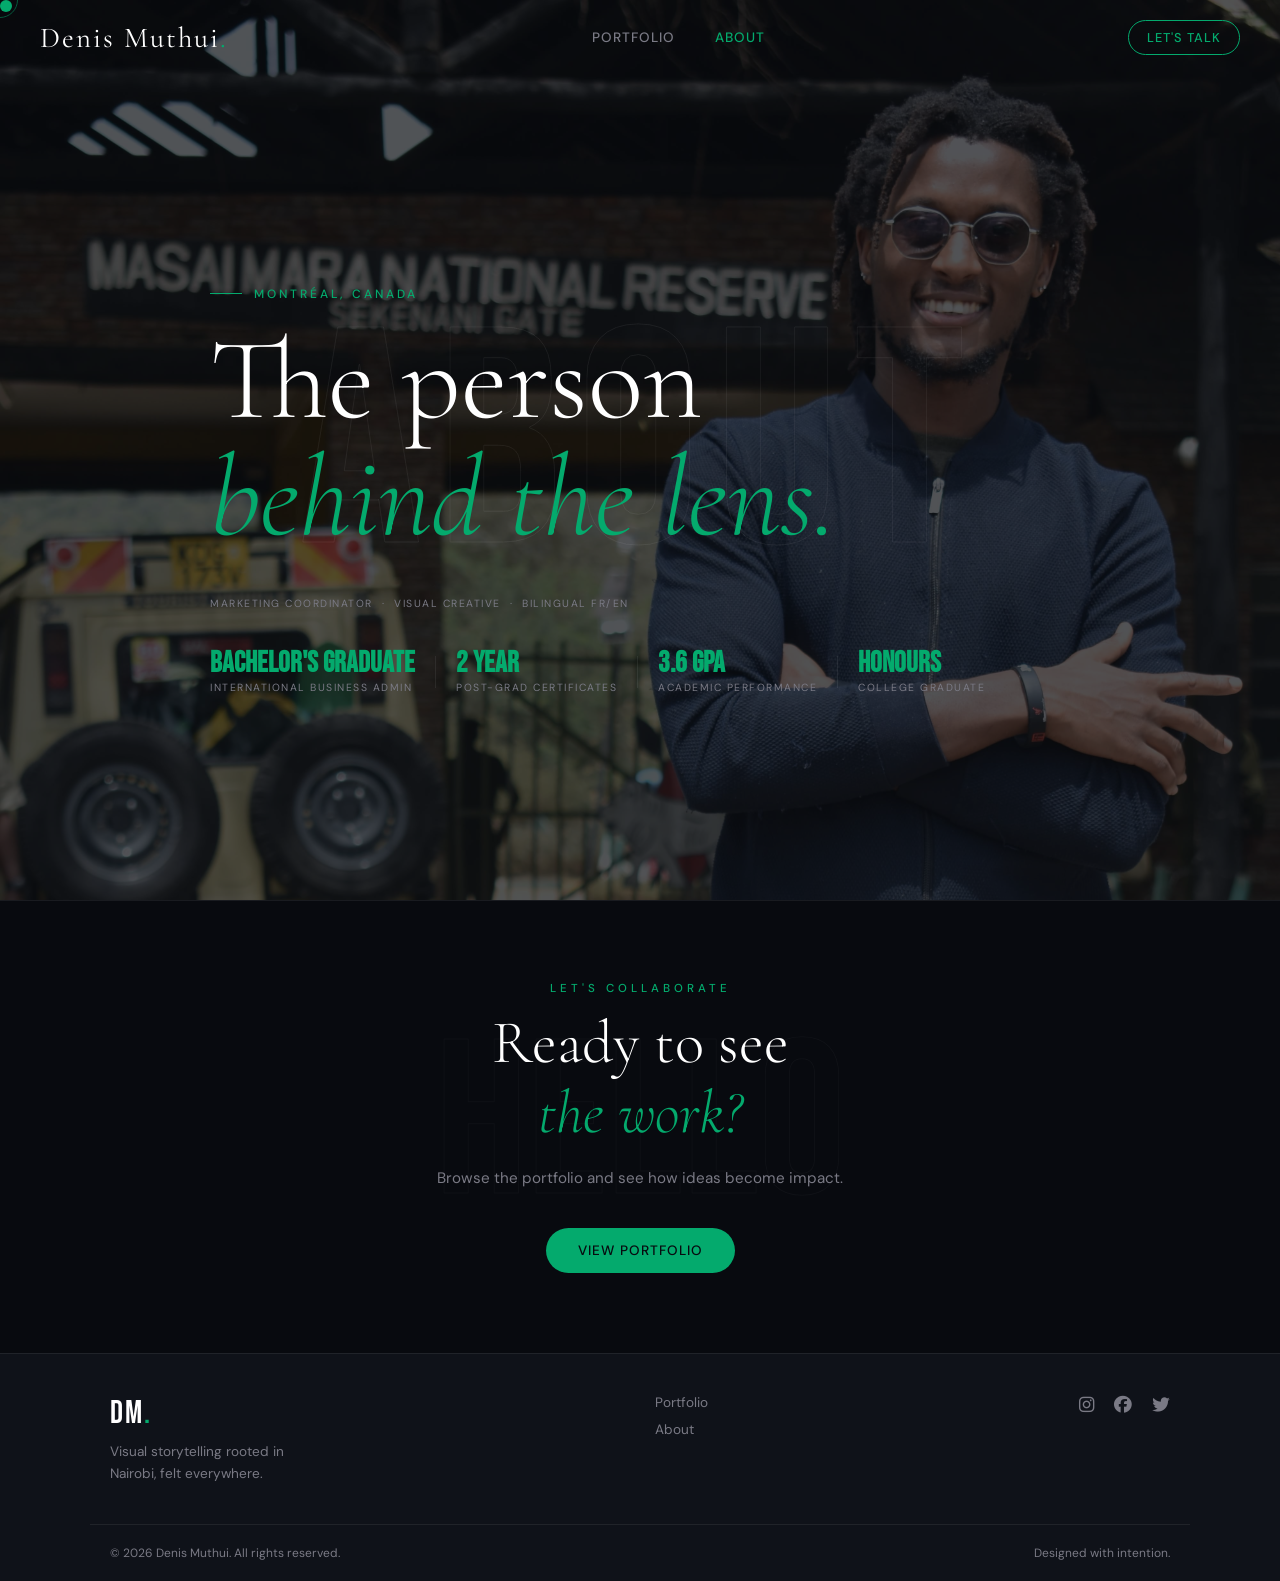
<file: about.html>
<!DOCTYPE html>
<html lang="en">
<head>
    <meta charset="UTF-8">
    <meta name="viewport" content="width=device-width, initial-scale=1.0">
    <link rel="stylesheet" href="landing.css">
    <link rel="stylesheet" href="about.css">
    <script src="main.js" defer></script>
    <link rel="stylesheet" href="https://cdnjs.cloudflare.com/ajax/libs/font-awesome/6.5.0/css/all.min.css" crossorigin="anonymous"/>
    <link href="https://fonts.googleapis.com/css2?family=Cormorant+Garamond:ital,wght@0,300;0,600;1,300;1,400&family=DM+Sans:opsz,wght@9..40,300;9..40,400;9..40,500&family=Bebas+Neue&display=swap" rel="stylesheet">
    <title>About — Denis Muthui</title>
</head>
<body>

<!-- CUSTOM CURSOR -->
<div class="cursor" id="cursor"></div>
<div class="cursor-follower" id="cursorFollower"></div>

<!-- NAV -->
<header class="lc-nav scrolled" id="home">
    <a href="#" class="lc-nav__logo">Denis Muthui<span>.</span></a>
    <nav class="lc-nav__links" id="myTopnav">
        <a href="index.html">Portfolio</a>
        <a href="about.html" class="lc-nav__active">About</a>
    </nav>
    <a href="#" class="lc-nav__cta">Let's Talk</a>
    <button class="lc-hamburger" id="hamburger" aria-label="Toggle navigation" onclick="myFunction()">
        <span></span>
        <span></span>
        <span></span>
    </button>
</header>

<!-- ===== PAGE HERO ===== -->
<section class="about-hero">

    <!-- HERO BACKGROUND SLIDER -->
    <div class="hero-slider" id="heroSlider" aria-hidden="true">
        <div class="hero-slide active" style="background-image: url('imgs/DSC_5510.JPG'); background-position: top;"></div>
        <div class="hero-slide" style="background-image: url('imgs/branding-01-thumb-01.jpg')"></div>
        <div class="hero-slide" style="background-image: url('imgs/BANNERS-01.jpg')"></div>
        <div class="hero-slide" style="background-image: url('imgs/DenisMuthui.JPEG')"></div>
        <div class="hero-slide" style="background-image: url('imgs/JF-6\ N\ 2.jpg'); background-position: top;"></div>
    </div>
    <!-- END HERO BACKGROUND SLIDER -->

    <div class="about-hero__bg-text" aria-hidden="true">ABOUT</div>
    <div class="about-hero__bg-text" aria-hidden="true">ABOUT</div>
    <div class="page-container about-hero__content">
        <div class="hero__eyebrow reveal-up" style="--d:0ms">
            <span class="hero__eyebrow-line"></span> Montréal, Canada 
        </div>
        <h1 class="about-hero__title reveal-up" style="--d:140ms">
            The person<br><em>behind the lens.</em>
        </h1>
        <p class="about-hero__sub reveal-up" style="--d:280ms">
            <div class="about-hero__stat">
            <span>Marketing Coordinator &nbsp;·&nbsp; Visual Creative &nbsp;·&nbsp; Bilingual FR/EN</span>
            </div>
        </p>
        <div class="about-hero__meta reveal-up" style="--d:300ms">
            <div class="about-hero__stat"><strong>Bachelor's Graduate</strong><span>International Business Admin</span></div>
            <div class="about-hero__divider"></div>
            <div class="about-hero__stat"><strong>2 YEAR</strong><span>Post-grad Certificates</span></div>
            <div class="about-hero__divider"></div>
            <div class="about-hero__stat"><strong>3.6 GPA</strong><span>Academic Performance</span></div>
            <div class="about-hero__divider"></div>
            <div class="about-hero__stat"><strong>honours</strong><span>College Graduate</span></div>
        </div>
    </div>
</section>

<!-- ===== CTA ===== -->
<section class="cta-band" id="contact">
    <div class="cta-band__bg" aria-hidden="true">HELLO</div>
    <div class="page-container cta-band__inner">
        <p class="section-tag section-tag--light">Let's collaborate</p>
        <h2 class="cta-band__title">Ready to see<br><em>the work?</em></h2>
        <p class="cta-band__sub">Browse the portfolio and see how ideas become impact.</p>
        <a href="index.html" class="btn-primary btn-primary--light">View Portfolio</a>
    </div>
</section>

<!-- FOOTER -->
<footer class="lc-footer">
    <div class="page-container lc-footer__top">
        <div class="lc-footer__brand">
            <span class="lc-footer__logo">DM<span>.</span></span>
            <p>Visual storytelling rooted in<br>Nairobi, felt everywhere.</p>
        </div>
        <nav class="lc-footer__nav">
            <a href="portfolio.html">Portfolio</a>
            <a href="about.html">About</a>
        </nav>
        <div class="lc-footer__social">
            <a href="https://www.instagram.com/tyler_denis_muthui/" aria-label="Instagram"><i class="fa-brands fa-instagram"></i></a>
            <a href="https://www.facebook.com/" aria-label="Facebook"><i class="fa-brands fa-facebook"></i></a>
            <a href="https://www.twitter.com/" aria-label="Twitter"><i class="fa-brands fa-twitter"></i></a>
        </div>
    </div>
    <div class="lc-footer__bottom page-container">
        <p>&copy; 2026 Denis Muthui. All rights reserved.</p>
        <p>Designed with intention.</p>
    </div>
</footer>

<a id="backToTop" href="#home" class="back-to-top" aria-label="Back to top">
    <i class="fa fa-arrow-up"></i>
</a>

<script>
/* HERO BACKGROUND SLIDER */
(function() {
    const slider = document.getElementById('heroSlider');
    if (!slider) return;
    const slides = slider.querySelectorAll('.hero-slide');
    if (!slides.length) return;
    let current = 0, timer = null;
    const dotsWrap = document.createElement('div');
    dotsWrap.className = 'hero-slider-dots';
    slides.forEach((_, i) => {
        const dot = document.createElement('button');
        dot.className = 'hero-slider-dot' + (i === 0 ? ' active' : '');
        dot.setAttribute('aria-label', 'Slide ' + (i + 1));
        dot.addEventListener('click', () => goTo(i));
        dotsWrap.appendChild(dot);
    });
    slider.appendChild(dotsWrap);
    function updateDots() {
        dotsWrap.querySelectorAll('.hero-slider-dot').forEach((d, i) => {
            d.classList.toggle('active', i === current);
        });
    }
    function goTo(index) {
        slides[current].classList.remove('active');
        current = (index + slides.length) % slides.length;
        slides[current].classList.add('active');
        updateDots();
    }
    function startTimer() { timer = setInterval(() => goTo(current + 1), 5000); }
    function stopTimer()  { clearInterval(timer); }
    startTimer();
    const heroSection = slider.closest('section');
    if (heroSection) {
        // heroSection.addEventListener('mouseenter', stopTimer);
        // heroSection.addEventListener('mouseleave', startTimer);
    }
})();
/* END HERO BACKGROUND SLIDER */
/* ── Custom Cursor ── */
const $curA = document.getElementById('cursor');
const $folA = document.getElementById('cursorFollower');
let mxA=0,myA=0,fxA=0,fyA=0;
document.addEventListener('mousemove', e=>{
    mxA=e.clientX; myA=e.clientY;
    $curA.style.transform=`translate(${mxA-6}px,${myA-6}px)`;
});
(function tickA(){
    fxA+=(mxA-fxA)*0.1; fyA+=(myA-fyA)*0.1;
    $folA.style.transform=`translate(${fxA-18}px,${fyA-18}px)`;
    requestAnimationFrame(tickA);
})();
document.querySelectorAll('a,button,.comp-card,.timeline__item,.journey-disc').forEach(el=>{
    el.addEventListener('mouseenter',()=>{ $curA.classList.add('hov'); $folA.classList.add('hov'); });
    el.addEventListener('mouseleave',()=>{ $curA.classList.remove('hov'); $folA.classList.remove('hov'); });
});

/* ── Nav hamburger ── */
function myFunction(){
    const nav    = document.getElementById('myTopnav');
    const burger = document.getElementById('hamburger');
    if(nav)    nav.classList.toggle('responsive');
    if(burger) burger.classList.toggle('open');
    document.querySelectorAll('#myTopnav a').forEach(a=>{
        a.onclick = ()=>{
            nav.classList.remove('responsive');
            if(burger) burger.classList.remove('open');
        };
    });
}

/* ── Nav scroll style ── */
window.addEventListener('scroll',()=>{
    const nav = document.querySelector('.lc-nav');
    if(nav) nav.classList.toggle('scrolled', window.scrollY > 60);
    const bttA = document.getElementById('backToTop');
    if(bttA) bttA.style.display = window.scrollY > 300 ? 'flex' : 'none';
});

/* ── Scroll Reveal ── */
const obsA = new IntersectionObserver(entries=>{
    entries.forEach(e=>{ if(e.isIntersecting){ e.target.classList.add('visible'); obsA.unobserve(e.target); }});
},{ threshold: 0.1, rootMargin: '0px 0px -10px 0px' });
document.querySelectorAll('.reveal-up,.comp-card,.timeline__item,.journey-milestone,.journey-disc,.journey-yt-cta').forEach(el=>obsA.observe(el));
</script>
</body>
</html>
</file>
<file: landing.css>
/* ============================================================
   LANDING.CSS  —  Denis Muthui Visual Creative
   Editorial dark-luxury aesthetic · Mobile-first
   ============================================================ */

/* ── RESET & ROOT ─────────────────────────────────────────── */
*, *::before, *::after { margin:0; padding:0; box-sizing:border-box; }

:root {
    --bg:          #080a0f;
    --bg-2:        #0f1219;
    --bg-card:     #13161f;
    --accent:      #04AA6D;
    --accent-dark: #038a57;
    --accent-glow: rgba(4,170,109,0.18);
    --text:        #e8e2d5;
    --text-muted:  #7a7a85;
    --text-light:  #ffffff;
    --border:      rgba(255,255,255,0.07);

    --font-display: 'Bebas Neue', sans-serif;
    --font-serif:   'Cormorant Garamond', Georgia, serif;
    --font-body:    'DM Sans', sans-serif;

    --max-w: 1100px;
    --sp-xs: 0.4rem;
    --sp-sm: 0.75rem;
    --sp-md: 1.25rem;
    --sp-lg: 2.5rem;
    --sp-xl: 5rem;

    --rad-sm: 6px;
    --rad-md: 14px;
    --ease:   cubic-bezier(0.16,1,0.3,1);
}

html { font-size:16px; scroll-behavior:smooth; }

body {
    font-family: var(--font-body);
    background-color: var(--bg);
    color: var(--text);
    overflow-x: hidden;
    cursor: none;
}

img { display:block; max-width:100%; height:auto; }
a   { text-decoration:none; color:inherit; }

.page-container {
    width:100%;
    max-width: var(--max-w);
    margin: 0 auto;
    padding: 0 var(--sp-md);
}

.section { padding: var(--sp-xl) 0; }


/* ── CUSTOM CURSOR (desktop only) ────────────────────────── */
.cursor, .cursor-follower { display:none; }

@media (pointer:fine) {
    .cursor {
        display:block;
        position:fixed; top:0; left:0; z-index:9999;
        width:12px; height:12px;
        background: var(--accent);
        border-radius:50%;
        pointer-events:none;
        transition: width .15s var(--ease), height .15s var(--ease), background .15s;
        will-change: transform;
    }
    .cursor-follower {
        display:block;
        position:fixed; top:0; left:0; z-index:9998;
        width:36px; height:36px;
        border:1.5px solid var(--accent);
        border-radius:50%;
        pointer-events:none;
        opacity:0.5;
        will-change: transform;
        transition: opacity .2s, width .2s var(--ease), height .2s var(--ease);
    }
    .cursor.hov { width:8px; height:8px; background:var(--text-light); }
    .cursor-follower.hov { width:54px; height:54px; opacity:0.2; }
}


/* ── NAVIGATION ───────────────────────────────────────────── */
.lc-nav {
    position: fixed; top:0; left:0; right:0; z-index:300;
    display: flex; align-items:center; justify-content:space-between;
    padding: 18px var(--sp-md);
    transition: background .3s, backdrop-filter .3s, padding .3s;
}
.lc-nav.scrolled {
    background: rgba(8,10,15,0.92);
    /* backdrop-filter: blur(16px); */
    padding: 12px var(--sp-md);
    border-bottom: 1px solid var(--border);
}

.lc-nav__logo {
    font-family: var(--font-serif);
    font-size: 1.8rem;
    color: var(--text-light);
    letter-spacing: 2px;
    z-index: 400;
    position: relative;
}
.lc-nav__logo span { color: var(--accent); }

/* ── HAMBURGER BUTTON — always visible on mobile ── */
.lc-hamburger {
    display: flex;
    flex-direction: column;
    justify-content: center;
    gap: 5px;
    width: 36px;
    height: 36px;
    background: none;
    border: none;
    cursor: pointer;
    z-index: 400;
    position: relative;
    padding: 4px;
}
.lc-hamburger span {
    display: block;
    width: 100%;
    height: 1.5px;
    background: var(--text-light);
    border-radius: 2px;
    transition: transform .35s var(--ease), opacity .35s, width .35s;
    transform-origin: center;
}
/* Animated X state */
.lc-hamburger.open span:nth-child(1) { transform: translateY(6.5px) rotate(45deg); }
.lc-hamburger.open span:nth-child(2) { opacity: 0; width: 0; }
.lc-hamburger.open span:nth-child(3) { transform: translateY(-6.5px) rotate(-45deg); }

/* ── NAV LINKS — mobile: hidden fullscreen overlay ── */
.lc-nav__links {
    display: none;                   /* hidden by default on mobile */
    position: fixed;
    inset: 0;
    background: rgba(8, 10, 15, 0.97);
    backdrop-filter: blur(24px);
    flex-direction: column;
    align-items: flex-start;
    justify-content: center;
    padding: 0 var(--sp-lg);
    gap: var(--sp-md);
    z-index: 350;
}
.lc-nav__links.responsive {
    display: flex;                   /* shown when JS adds .responsive */
}
/* Hide the old <a class="icon"> approach — hamburger is now its own button */
.lc-nav__links .icon { display: none !important; }

/* Mobile link style — big editorial serif */
.lc-nav__links a {
    font-family: var(--font-serif);
    font-size: clamp(2.2rem, 8vw, 3.5rem);
    font-weight: 300;
    color: var(--text-light);
    letter-spacing: 1px;
    transition: color .2s, transform .2s;
    display: block;
    line-height: 1.1;
}
.lc-nav__links a:hover { color: var(--accent); transform: translateX(8px); }
.lc-nav__links .lc-nav__active { color: var(--accent); }

/* ── Let's Talk CTA ── */
.lc-nav__cta {
    display: none;                   /* hidden on mobile, shown on desktop */
    font-family: var(--font-body);
    font-size: 0.8rem;
    font-weight: 500;
    letter-spacing: 1px;
    text-transform: uppercase;
    color: var(--accent);
    border: 1px solid var(--accent);
    padding: 8px 18px;
    border-radius: 100px;
    transition: background .2s, color .2s;
    z-index: 400;
    position: relative;
}
.lc-nav__cta:hover { background: var(--accent); color: #fff; }

/* ── DESKTOP (768px+) — show links inline, hide hamburger ── */
@media (min-width: 768px) {
    .lc-nav { padding: 20px var(--sp-lg); }
    .lc-nav.scrolled { padding: 12px var(--sp-lg); }

    .lc-hamburger { display: none; }   /* no hamburger on desktop */

    .lc-nav__links {
        display: flex !important;      /* always visible */
        position: static;
        inset: auto;
        background: none;
        backdrop-filter: none;
        flex-direction: row;
        align-items: center;
        justify-content: flex-end;
        padding: 0;
        gap: var(--sp-lg);
        z-index: auto;
    }
    .lc-nav__links a {
        font-family: var(--font-body);
        font-size: 0.85rem;
        font-weight: 500;
        color: var(--text-muted);
        letter-spacing: 1px;
        text-transform: uppercase;
        line-height: normal;
        transform: none !important;
    }
    .lc-nav__links a:hover { color: var(--text-light); transform: none !important; }

    .lc-nav__cta { display: block; }   /* show CTA on desktop */
}


/* ── HERO ─────────────────────────────────────────────────── */
.hero {
    min-height: 100svh;
    display: flex; align-items: center;
    position: relative;
    overflow: hidden;
    background: var(--bg);
    padding: 120px var(--sp-md) var(--sp-xl);
}

/* giant bg watermark */
.hero__bg-text {
    position: absolute;
    font-family: var(--font-display);
    font-size: clamp(120px, 22vw, 300px);
    color: transparent;
    -webkit-text-stroke: 1px rgba(255,255,255,0.035);
    top: 50%; left: 50%;
    transform: translate(-50%,-50%);
    white-space: nowrap;
    pointer-events: none;
    user-select: none;
    letter-spacing: 0.05em;
}

.hero__content {
    position: relative; z-index:1;
    max-width: 820px;
}

.hero__eyebrow {
    display: flex; align-items:center; gap: 12px;
    font-family: var(--font-body);
    font-size: 0.75rem;
    font-weight: 500;
    letter-spacing: 3px;
    text-transform: uppercase;
    color: var(--accent);
    margin-bottom: var(--sp-md);
}
.hero__eyebrow-line {
    display: inline-block;
    width: 32px; height:1px;
    background: var(--accent);
}

.hero__title {
    font-family: var(--font-serif);
    font-weight: 300;
    font-size: clamp(3rem, 9vw, 7rem);
    line-height: 1.05;
    color: var(--text-light);
    margin-bottom: var(--sp-md);
    display: flex; flex-direction:column;
}
.hero__title--italic { font-style:italic; color: var(--accent); }

.hero__sub {
    font-family: var(--font-body);
    font-size: clamp(0.85rem, 2vw, 1rem);
    color: var(--text-muted);
    letter-spacing: 2px;
    text-transform: uppercase;
    margin-bottom: var(--sp-lg);
}

.hero__actions { display:flex; gap: var(--sp-md); flex-wrap:wrap; }

/* scroll hint */
.hero__scroll-hint {
    position: absolute;
    bottom: 32px; left: var(--sp-md);
    display: flex; flex-direction:column; align-items:center; gap:8px;
    font-family: var(--font-body);
    font-size: 0.65rem;
    letter-spacing: 3px;
    text-transform: uppercase;
    color: var(--text-muted);
}
.hero__scroll-line {
    width:1px; height:48px;
    background: linear-gradient(to bottom, var(--text-muted), transparent);
    animation: scrollPulse 2s infinite;
}
@keyframes scrollPulse { 0%,100%{opacity:.4;} 50%{opacity:1;} }

/* floating pills */
.hero__pill {
    position: absolute;
    font-family: var(--font-body);
    font-size: 0.8rem;
    color: var(--text);
    background: var(--bg-card);
    border: 1px solid var(--border);
    padding: 10px 18px;
    border-radius: 100px;
    backdrop-filter: blur(8px);
}
.hero__pill strong { color: var(--accent); font-size: 1rem; margin-right:4px; }
.hero__pill--1 { bottom: 80px; right: 5%; }
.hero__pill--2 { bottom: 130px; right: 12%; }

@media (min-width:768px) {
    .hero__pill--1 { bottom: auto; top: 38%; right: 5%; }
    .hero__pill--2 { bottom: auto; top: 48%; right: 5%; }
}


/* ── BUTTONS ──────────────────────────────────────────────── */
.btn-primary {
    display: inline-block;
    background: var(--accent);
    color: #fff;
    font-family: var(--font-body);
    font-size: 0.85rem;
    font-weight: 500;
    letter-spacing: 1px;
    text-transform: uppercase;
    padding: 14px 32px;
    border-radius: 100px;
    border: none;
    cursor: pointer;
    transition: background .2s, transform .2s var(--ease), box-shadow .2s;
}
.btn-primary:hover {
    background: var(--accent-dark);
    transform: translateY(-2px);
    box-shadow: 0 12px 32px var(--accent-glow);
}
.btn-primary--light {
    background: var(--accent);
    color: var(--bg);
}
.btn-primary--light:hover { background: #e0e0e0; box-shadow: 0 12px 32px rgba(255,255,255,0.15); }

.btn-ghost {
    display: inline-block;
    font-family: var(--font-body);
    font-size: 0.85rem;
    font-weight: 500;
    color: var(--text-muted);
    padding: 14px 0;
    transition: color .2s;
}
.btn-ghost:hover { color: var(--text-light); }


/* Scroll reveal — hidden by default */
.reveal-up {
    opacity: 0;
    transform: translateY(28px);
    transition: opacity 0.7s var(--ease), transform 0.7s var(--ease);
    transition-delay: var(--d, 0ms);
}
.reveal-up.visible {
    opacity: 1;
    transform: none;
}

/* Hero elements are in viewport on load — force them visible immediately */
.hero .reveal-up,
.about-hero .reveal-up,
.port-hero .reveal-up {
    animation: heroReveal 0.7s var(--ease) forwards;
    animation-delay: var(--d, 0ms);
}

@keyframes heroReveal {
    from { opacity: 0; transform: translateY(28px); }
    to   { opacity: 1; transform: none; }
}

/* ── MARQUEE ──────────────────────────────────────────────── */
.marquee-strip {
    overflow: hidden;
    background: var(--accent);
    padding: 14px 0;
    white-space: nowrap;
}
.marquee-track {
    display: inline-flex; gap: 28px;
    animation: marquee 28s linear infinite;
}
.marquee-track span {
    font-family: var(--font-display);
    font-size: 1rem;
    letter-spacing: 2px;
    color: #fff;
}
.marquee-sep { color: rgba(255,255,255,0.5) !important; }
@keyframes marquee { from{transform:translateX(0)} to{transform:translateX(-50%)} }


/* ── SECTION HEADER ──────────────────────────────────────── */
.section-head {
    margin-bottom: var(--sp-lg);
}
.section-tag {
    font-family: var(--font-body);
    font-size: 0.72rem;
    font-weight: 500;
    letter-spacing: 4px;
    text-transform: uppercase;
    color: var(--accent);
    margin-bottom: var(--sp-sm);
}
.section-tag--light { color: var(--accent); }
.section-display {
    font-family: var(--font-serif);
    font-weight: 300;
    font-size: clamp(2.2rem, 5vw, 3.8rem);
    line-height: 1.1;
    color: var(--text-light);
}
.section-display em { font-style:italic; color: var(--accent); }


/* ── BENTO GRID ───────────────────────────────────────────── */
.bento {
    display: grid;
    grid-template-columns: 1fr;
    gap: 12px;
    align-items: end;
}

@media (min-width:600px) {
    .bento { grid-template-columns: repeat(2, 1fr); }
          .bento__card--wide { grid-column: span 2; }
}

@media (min-width:900px) {
    .bento { grid-template-columns: repeat(3, 1fr); }
    .bento__card--wide { grid-column: span 2; }
}

.bento__card {
    position: relative;
    border-radius: var(--rad-md);
    overflow: hidden;
    aspect-ratio: 4/3;
    background: var(--bg-card);
    cursor: none;
}
.bento__card--tall { aspect-ratio: 3/4; }
.bento__card img {
    width:100%; height:100%;
    object-fit: cover;
    transition: transform 0.7s var(--ease);
    display: block;
}
.bento__card:hover img { transform: scale(1.06); }

.bento__overlay {
    position: absolute; inset:0;
    background: linear-gradient(to top, rgba(0,0,0,0.85) 0%, rgba(0,0,0,0.1) 60%, transparent 100%);
    padding: var(--sp-md);
    display: flex; flex-direction:column; justify-content:flex-end;
    gap: 6px;
    transition: background .3s;
}
.bento__card:hover .bento__overlay {
    background: linear-gradient(to top, rgba(0,0,0,0.92) 0%, rgba(0,0,0,0.4) 60%, rgba(0,0,0,0.1) 100%);
}

.bento__cat {
    font-family: var(--font-body);
    font-size: 0.65rem;
    font-weight: 500;
    letter-spacing: 3px;
    text-transform: uppercase;
    color: var(--accent);
}
.bento__overlay h3 {
    font-family: var(--font-serif);
    font-weight: 400;
    font-size: clamp(1.1rem, 2.5vw, 1.5rem);
    color: #fff;
}
.bento__overlay p {
    font-family: var(--font-body);
    font-size: 0.8rem;
    color: rgba(255,255,255,0.65);
    line-height: 1.5;
    max-height: 0;
    overflow: hidden;
    transition: max-height .4s var(--ease), opacity .4s;
    opacity: 0;
}
.bento__card:hover .bento__overlay p { max-height: 60px; opacity:1; }


/* ── PHILOSOPHY ───────────────────────────────────────────── */
.philosophy {
    padding: var(--sp-xl) 0;
    background: var(--bg-2);
    border-top: 1px solid var(--border);
    border-bottom: 1px solid var(--border);
    text-align: center;
}
.philosophy__quote {
    font-family: var(--font-serif);
    font-style: normal;
    font-weight: 300;
    font-size: clamp(1.6rem, 4vw, 3rem);
    color: var(--text-light);
    line-height: 1.4;
    position: relative;
    margin-bottom: var(--sp-md);
}
.philosophy__quote em { color: var(--accent); font-style:italic; }
.philosophy__mark {
    font-family: var(--font-serif);
    font-size: 6rem;
    line-height: 0;
    position: absolute;
    top: 2rem; left: -1rem;
    color: var(--accent);
    opacity: 0.2;
}
.philosophy cite {
    font-family: var(--font-body);
    font-size: 0.8rem;
    letter-spacing: 3px;
    text-transform: uppercase;
    color: var(--text-muted);
}


/* ── SERVICES ─────────────────────────────────────────────── */
.services-section { background: var(--bg); }

.services-list { display:flex; flex-direction:column; }

.service-row {
    display: flex;
    align-items: center;
    gap: var(--sp-md);
    padding: var(--sp-md) 0;
    border-bottom: 1px solid var(--border);
    transition: border-color .2s;
    cursor: default;
}
.service-row:first-child { border-top: 1px solid var(--border); }
.service-row:hover { border-bottom-color: var(--accent); }
.service-row:hover .service-row__num { color: var(--accent); }

.service-row__num {
    font-family: var(--font-display);
    font-size: 1.1rem;
    color: var(--text-muted);
    min-width: 36px;
    transition: color .2s;
}
.service-row__body { flex:1; }
.service-row__body h3 {
    font-family: var(--font-serif);
    font-weight: 600;
    font-size: clamp(1.1rem, 3vw, 1.5rem);
    color: var(--text-light);
    margin-bottom: 4px;
}
.service-row__body p {
    font-size: 0.85rem;
    color: var(--text-muted);
    line-height: 1.6;
}
.service-row__ico {
    font-size: 1.1rem;
    color: var(--text-muted);
    transition: color .2s, transform .2s;
}
.service-row:hover .service-row__ico { color: var(--accent); transform: scale(1.2); }


/* ── STATS BAND ───────────────────────────────────────────── */
.stats-band {
    background: var(--accent);
    padding: var(--sp-lg) 0;
}
.stats-band__grid {
    display: grid;
    grid-template-columns: repeat(2, 1fr);
    gap: var(--sp-md);
    text-align: center;
}
@media (min-width:600px) { .stats-band__grid { grid-template-columns: repeat(4,1fr); } }

.stats-band__item strong {
    display: block;
    font-family: var(--font-display);
    font-size: clamp(2.5rem, 6vw, 4rem);
    color: #fff;
    line-height: 1;
}
.stats-band__item strong em {
    font-style: normal;
    font-size: 0.6em;
    opacity: 0.7;
}
.stats-band__item span {
    font-family: var(--font-body);
    font-size: 0.75rem;
    letter-spacing: 2px;
    text-transform: uppercase;
    color: rgba(255,255,255,0.7);
    margin-top: 6px;
    display:block;
}


/* ── TESTIMONIALS ─────────────────────────────────────────── */
.testimonials-section { background: var(--bg-2); }

.testi-grid {
    display: grid;
    grid-template-columns: 1fr;
    gap: var(--sp-md);
}
@media (min-width:700px) {
    .testi-grid { grid-template-columns: repeat(3, 1fr); }
    .testi-card--featured { transform: translateY(-12px); }
}

.testi-card {
    background: var(--bg-card);
    border-radius: var(--rad-md);
    padding: var(--sp-lg) var(--sp-md);
    border: 1px solid var(--border);
    display: flex; flex-direction:column; gap: var(--sp-md);
    transition: border-color .2s, box-shadow .2s;
}
.testi-card:hover { border-color: var(--accent); box-shadow: 0 8px 32px var(--accent-glow); }
.testi-card--featured { border-color: var(--accent); }

.testi-card__stars { color: var(--accent); font-size: 0.85rem; letter-spacing:3px; }

.testi-card blockquote {
    font-family: var(--font-serif);
    font-size: clamp(0.95rem, 2vw, 1.1rem);
    font-style: italic;
    color: var(--text);
    line-height: 1.7;
    flex:1;
}

.testi-card__author { display:flex; align-items:center; gap: var(--sp-sm); margin-top:auto; }

.testi-card__av {
    width:42px; height:42px;
    border-radius:50%;
    background: var(--accent);
    color:#fff;
    font-family: var(--font-display);
    font-size:0.9rem;
    display:flex; align-items:center; justify-content:center;
    flex-shrink:0;
}
.testi-card__name {
    font-family: var(--font-body);
    font-weight:500;
    font-size:0.9rem;
    color: var(--text-light);
    margin:0;
}
.testi-card__role {
    font-family: var(--font-body);
    font-size:0.75rem;
    color: var(--text-muted);
    margin:0;
}


/* ── CTA BAND ─────────────────────────────────────────────── */
.cta-band {
    position: relative;
    background: var(--bg);
    overflow: hidden;
    padding: var(--sp-xl) 0;
    text-align: center;
    border-top: 1px solid var(--border);
}
.cta-band__bg {
    position:absolute;
    font-family: var(--font-display);
    font-size: clamp(100px, 18vw, 220px);
    color: transparent;
    -webkit-text-stroke: 1px rgba(255,255,255,0.03);
    top:50%; left:50%;
    transform:translate(-50%,-50%);
    white-space:nowrap;
    pointer-events:none;
    user-select:none;
}
.cta-band__inner { position:relative; z-index:1; }
.cta-band__title {
    font-family: var(--font-serif);
    font-weight:300;
    font-size: clamp(2rem, 5vw, 3.8rem);
    color: var(--text-light);
    line-height:1.15;
    margin: var(--sp-sm) 0 var(--sp-md);
}
.cta-band__title em { font-style:italic; color:var(--accent); }
.cta-band__sub {
    font-family: var(--font-body);
    font-size:0.95rem;
    color: var(--text-muted);
    margin-bottom: var(--sp-lg);
}


/* ── FOOTER ───────────────────────────────────────────────── */
.lc-footer {
    background: var(--bg-2);
    border-top: 1px solid var(--border);
    padding: var(--sp-lg) 0 var(--sp-md);
}
.lc-footer__top {
    display: flex;
    flex-direction: column;
    gap: var(--sp-lg);
    padding-bottom: var(--sp-lg);
    border-bottom: 1px solid var(--border);
}
@media (min-width:768px) {
    .lc-footer__top { flex-direction:row; align-items:flex-start; justify-content:space-between; }
}

.lc-footer__logo {
    font-family: var(--font-display);
    font-size:2rem;
    color: var(--text-light);
    letter-spacing:2px;
    display:block; margin-bottom:8px;
}
.lc-footer__logo span { color: var(--accent); }
.lc-footer__brand p {
    font-size:0.85rem;
    color: var(--text-muted);
    line-height:1.6;
}

.lc-footer__nav {
    display:flex; flex-direction:column; gap:10px;
}
.lc-footer__nav a {
    font-size:0.85rem;
    color: var(--text-muted);
    transition: color .2s;
}
.lc-footer__nav a:hover { color: var(--accent); }

.lc-footer__social {
    display:flex; gap: var(--sp-md); align-items:center;
}
.lc-footer__social a {
    font-size:1.1rem;
    color: var(--text-muted);
    transition: color .2s, transform .2s;
}
.lc-footer__social a:hover { color: var(--accent); transform:translateY(-2px); }

.lc-footer__bottom {
    display:flex;
    flex-direction:column;
    gap:6px;
    padding-top: var(--sp-md);
    font-size:0.75rem;
    color: var(--text-muted);
    text-align:center;
}
@media (min-width:600px) {
    .lc-footer__bottom {
        flex-direction:row; justify-content:space-between; text-align:left;
    }
}


/* ── BACK TO TOP ──────────────────────────────────────────── */
.back-to-top {
    position:fixed; bottom:24px; right:24px; z-index:200;
    width:46px; height:46px;
    border-radius:50%;
    background: var(--accent);
    color:#fff;
    display:none;
    align-items:center; justify-content:center;
    font-size:0.9rem;
    box-shadow: 0 4px 20px var(--accent-glow);
    transition: transform .2s var(--ease), background .2s;
}
.back-to-top:hover { transform:translateY(-3px); background: var(--accent-dark); }
</file>
<file: about.css>
/* ============================================================
   ABOUT.CSS  —  extends landing.css
   ============================================================ */

/* ── ACTIVE NAV LINK ──────────────────────────────────────── */
.lc-nav__active {
    color: var(--accent) !important;
}


/* ── ABOUT HERO ───────────────────────────────────────────── */
.about-hero {
    position: relative;
    overflow: hidden;
    background: var(--bg);
    padding: 160px var(--sp-md) var(--sp-xl);
    min-height: 100vh;          /* full viewport height */
    display: flex;
    align-items: center;
}

/* Slider CSS — same as other pages */
.hero-slider {
    position: absolute;
    inset: 0;
    z-index: 0;
    pointer-events: none;
}
.hero-slide {
    position: absolute;
    inset: 0;
    background-size: cover;
    background-position: center;
    background-repeat: no-repeat;
    opacity: 0;
    transition: opacity 1.2s ease-in-out;
}
.hero-slide.active { opacity: 1; }
.hero-slider::after {
    content: '';
    position: absolute;
    inset: 0;
    background: rgba(8, 10, 15, 0.70);   /* slightly darker — more text on this page */
    z-index: 1;
}
/* .hero-slider-dots {
    position: absolute;
    bottom: 24px;
    left: 50%;
    transform: translateX(-50%);
    display: flex;
    gap: 8px;
    z-index: 10;
}
.hero-slider-dot {
    width: 6px; height: 6px;
    border-radius: 50%;
    background: rgba(255,255,255,0.35);
    border: none; cursor: pointer; padding: 0;
    transition: background 0.3s, transform 0.3s;
}
.hero-slider-dot.active {
    background: var(--accent);
    transform: scale(1.4);
} */

/* Push all hero content above slider overlay */
.about-hero__bg-text {
    position: absolute;
    font-family: var(--font-display);
    font-size: clamp(100px, 20vw, 260px);
    color: transparent;
    -webkit-text-stroke: 1px rgba(255,255,255,0.03);
    top: 50%; left: 50%;
    transform: translate(-50%,-50%);
    white-space: nowrap;
    pointer-events: none;
    user-select: none;
    letter-spacing: 0.05em;
    z-index: 2;
}
.about-hero__content {
    position: relative;
    z-index: 2;
    max-width: 800px;
}

/* ── About hero stats ─────────────────────────────────────── */
.about-hero__bg-text {
    position: absolute;
    font-family: var(--font-display);
    font-size: clamp(120px, 24vw, 320px);
    color: transparent;
    -webkit-text-stroke: 1px rgba(255,255,255,0.03);
    top: 50%; left: 50%;
    transform: translate(-50%,-50%);
    white-space: nowrap;
    pointer-events: none;
    user-select: none;
    z-index: 2;
}
.about-hero__content { position: relative; z-index: 2; max-width: 900px; }
.about-hero__title {
    font-family: var(--font-serif);
    font-weight: 300;
    font-size: clamp(3rem, 9vw, 7.5rem);
    line-height: 1.02;
    color: var(--text-light);
    margin: var(--sp-md) 0 var(--sp-lg);
}
.about-hero__title em { font-style: italic; color: var(--accent); }
.about-hero__meta {
    display: flex;
    align-items: center;
    gap: var(--sp-md);       /* tighter than portfolio */
    flex-wrap: wrap;
    margin-top: var(--sp-lg);
}
.about-hero__stat strong {
    display: block;
    font-family: var(--font-display);
    font-size: clamp(1.2rem, 3vw, 1.8rem);   /* much smaller than port- */
    color: var(--accent);
    line-height: 1;
}
.about-hero__stat span {
    font-family: var(--font-body);
    font-size: 0.65rem;
    letter-spacing: 1.5px;
    text-transform: uppercase;
    color: var(--text-muted);
    margin-top: 3px;
    display: block;
}
.about-hero__divider { width: 1px; height: 32px; background: var(--border); }
.about-hero__scroll {
    position: absolute;
    bottom: 32px; left: var(--sp-md);
    display: flex; flex-direction: column; align-items: center; gap: 8px;
    font-family: var(--font-body);
    font-size: 0.65rem; letter-spacing: 3px; text-transform: uppercase;
    color: var(--text-muted);
}


/* ── BIO SECTION ──────────────────────────────────────────── */
.bio-section { background: var(--bg-2); }

.bio-grid {
    display: flex;
    flex-direction: column;
    gap: var(--sp-xl);
}

@media (min-width: 820px) {
    .bio-grid {
        flex-direction: row;
        align-items: flex-start;
        gap: var(--sp-xl);
    }
    .bio-photo-col { flex: 0 0 300px; }
    .bio-text-col  { flex: 1; }
}

/* Photo frame */
.bio-photo-frame {
    position: relative;
    border-radius: var(--rad-md);
    overflow: visible;
}

.bio-photo-frame img {
    width: 100%;
    aspect-ratio: 3/4;
    object-fit: cover;
    border-radius: var(--rad-md);
    display: block;
    border: 1px solid var(--border);
}

.bio-photo-badge {
    position: absolute;
    bottom: -20px;
    right: -16px;
    background: var(--accent);
    color: #fff;
    border-radius: var(--rad-md);
    padding: 14px 18px;
    text-align: center;
    box-shadow: 0 8px 28px rgba(4,170,109,0.35);
}
.bio-photo-badge strong {
    display: block;
    font-family: var(--font-display);
    font-size: 2rem;
    line-height: 1;
}
.bio-photo-badge span {
    font-family: var(--font-body);
    font-size: 0.65rem;
    text-transform: uppercase;
    letter-spacing: 1px;
    opacity: 0.85;
    margin-top: 4px;
    display: block;
}

/* Quick facts */
.bio-facts {
    margin-top: var(--sp-xl);
    display: flex;
    flex-direction: column;
    gap: 14px;
}

.bio-fact {
    display: flex;
    align-items: flex-start;
    gap: 12px;
    font-family: var(--font-body);
    font-size: 0.82rem;
    color: var(--text-muted);
    line-height: 1.5;
}
.bio-fact i {
    color: var(--accent);
    font-size: 0.85rem;
    margin-top: 2px;
    flex-shrink: 0;
    width: 16px;
    text-align: center;
}
.bio-fact a {
    color: var(--text-muted);
    transition: color .2s;
}
.bio-fact a:hover { color: var(--accent); }

/* Bio text */
.bio-heading {
    font-family: var(--font-serif);
    font-weight: 300;
    font-size: clamp(1.8rem, 4vw, 2.8rem);
    line-height: 1.15;
    color: var(--text-light);
    margin: var(--sp-md) 0 var(--sp-lg);
}
.bio-heading em { font-style: italic; color: var(--accent); }

.bio-body {
    font-family: var(--font-body);
    font-size: 0.95rem;
    color: var(--text-muted);
    line-height: 1.85;
    margin-bottom: var(--sp-md);
}

.bio-cta-row {
    display: flex;
    align-items: center;
    gap: var(--sp-md);
    flex-wrap: wrap;
    margin-top: var(--sp-lg);
}
.bio-cta-row .btn-primary { display: inline-flex; align-items: center; gap: 8px; }


/* ── COMPETENCIES ─────────────────────────────────────────── */
.competencies-section { background: var(--bg); }

.comp-grid {
    display: grid;
    grid-template-columns: 1fr;
    gap: 1px;
    border: 1px solid var(--border);
    border-radius: var(--rad-md);
    overflow: hidden;
    background: var(--border);
}

@media (min-width: 600px) {
    .comp-grid { grid-template-columns: repeat(2, 1fr); }
}
@media (min-width: 900px) {
    .comp-grid { grid-template-columns: repeat(4, 1fr); }
}

.comp-card {
    background: var(--bg-card);
    padding: var(--sp-lg) var(--sp-md);
    display: flex;
    flex-direction: column;
    gap: 12px;
    transition: background .25s;
    cursor: default;
}
.comp-card:hover { background: var(--bg-2); }
.comp-card:hover .comp-card__icon { color: var(--accent); transform: scale(1.15); }

.comp-card__icon {
    font-size: 1.4rem;
    color: var(--text-muted);
    transition: color .25s, transform .25s var(--ease);
}

.comp-card h3 {
    font-family: var(--font-serif);
    font-weight: 600;
    font-size: 1.05rem;
    color: var(--text-light);
    line-height: 1.2;
}

.comp-card p {
    font-family: var(--font-body);
    font-size: 0.8rem;
    color: var(--text-muted);
    line-height: 1.65;
}


/* ── TIMELINE ─────────────────────────────────────────────── */
.timeline-section { background: var(--bg-2); }

.timeline {
    position: relative;
    padding-left: 28px;
}

/* vertical line */
.timeline::before {
    content: '';
    position: absolute;
    left: 7px;
    top: 8px;
    bottom: 8px;
    width: 1px;
    background: var(--border);
}

.timeline__item {
    position: relative;
    padding-bottom: var(--sp-xl);
}
.timeline__item:last-child { padding-bottom: 0; }

.timeline__dot {
    position: absolute;
    left: -25px;
    top: 6px;
    width: 14px;
    height: 14px;
    border-radius: 50%;
    border: 2px solid var(--accent);
    background: var(--bg-2);
    transition: background .25s;
}
.timeline__item:hover .timeline__dot { background: var(--accent); }

.timeline__date {
    font-family: var(--font-body);
    font-size: 0.72rem;
    font-weight: 500;
    letter-spacing: 2px;
    text-transform: uppercase;
    color: var(--accent);
    display: block;
    margin-bottom: 8px;
}

.timeline__body h3 {
    font-family: var(--font-serif);
    font-weight: 600;
    font-size: clamp(1.1rem, 2.5vw, 1.4rem);
    color: var(--text-light);
    margin-bottom: 4px;
}

.timeline__company {
    font-family: var(--font-body);
    font-size: 0.78rem;
    color: var(--text-muted);
    margin-bottom: 10px;
    font-style: italic;
}

.timeline__body p:last-child {
    font-family: var(--font-body);
    font-size: 0.88rem;
    color: var(--text-muted);
    line-height: 1.75;
}

@media (min-width: 768px) {
    .timeline { padding-left: 48px; }
    .timeline::before { left: 12px; }
    .timeline__dot { left: -40px; width: 18px; height: 18px; top: 4px; }
}

/* ── JOURNEY SECTION (about page) ────────────────────────── */
/* Pulls in journey-* classes from portfolio.css via landing.css.
   We only need overrides specific to the about page context.   */

.about-journey {
    background: var(--bg);
    border-top: 1px solid var(--border);
    border-bottom: 1px solid var(--border);
}

/* Journey section shared styles — needed here since portfolio.css
   is not loaded on about.html                                    */
.journey-section {
    padding: var(--sp-xl) 0;
}
.journey-inner {
    display: flex;
    flex-direction: column-reverse;
    gap: var(--sp-xl);
}
@media (min-width: 900px) {
    .journey-inner      { flex-direction: row; align-items: flex-start; flex-direction: row-reverse; }
    .journey-text       { flex: 1; }
    .journey-right      { flex: 0 0 46%; }
}
.journey-title {
    font-family: var(--font-serif);
    font-weight: 300;
    font-size: clamp(2rem, 5vw, 3.5rem);
    color: var(--text-light);
    line-height: 1.1;
    margin: var(--sp-md) 0;
}
.journey-title em { font-style: italic; color: var(--accent); }
.journey-body {
    font-family: var(--font-body);
    font-size: 0.92rem;
    color: var(--text-muted);
    line-height: 1.85;
    margin-bottom: var(--sp-md);
}
.journey-body strong { color: var(--accent); font-weight: 500; }

/* Roadmap */
.journey-roadmap {
    margin-top: var(--sp-lg);
    display: flex;
    flex-direction: column;
    position: relative;
    padding-left: 28px;
}
.journey-roadmap::before {
    content: '';
    position: absolute;
    left: 6px; top: 8px; bottom: 8px;
    width: 1px;
    background: linear-gradient(to bottom, var(--accent), var(--border));
}
.journey-milestone {
    position: relative;
    padding-bottom: var(--sp-lg);
    opacity: 0;
    transform: translateY(12px);
    transition: opacity .6s var(--ease), transform .6s var(--ease);
}
.journey-milestone.visible  { opacity: 1; transform: none; }
.journey-milestone:last-child { padding-bottom: 0; }
.journey-milestone__dot {
    position: absolute;
    left: -26px; top: 5px;
    width: 13px; height: 13px;
    border-radius: 50%;
    border: 2px solid var(--border);
    background: var(--bg);
    transition: background .25s, border-color .25s;
}
.journey-milestone--done .journey-milestone__dot   { background: var(--accent); border-color: var(--accent); }
.journey-milestone--active .journey-milestone__dot {
    border-color: var(--accent); background: var(--bg);
    box-shadow: 0 0 0 3px rgba(4,170,109,0.2);
    animation: pulseDot 2s ease-in-out infinite;
}
@keyframes pulseDot {
    0%,100% { box-shadow: 0 0 0 3px rgba(4,170,109,0.2); }
    50%      { box-shadow: 0 0 0 6px rgba(4,170,109,0.08); }
}
.journey-milestone__year {
    font-family: var(--font-body);
    font-size: 0.65rem; letter-spacing: 2px;
    text-transform: uppercase; color: var(--accent);
    display: block; margin-bottom: 4px;
}
.journey-milestone__body h4 {
    font-family: var(--font-serif);
    font-weight: 600; font-size: 1rem;
    color: var(--text-light); margin-bottom: 4px;
}
.journey-milestone__body p {
    font-family: var(--font-body);
    font-size: 0.8rem; color: var(--text-muted); line-height: 1.6;
}

/* Right column */
.journey-right { display: flex; flex-direction: column; gap: var(--sp-lg); }

/* Disciplines grid */
.journey-disc-grid {
    display: grid;
    grid-template-columns: repeat(2, 1fr);
    gap: 8px;
}
@media (min-width: 480px) { .journey-disc-grid { grid-template-columns: repeat(3, 1fr); } }

.journey-disc {
    display: flex; flex-direction: column;
    align-items: center; gap: 8px;
    padding: var(--sp-md) var(--sp-sm);
    background: var(--bg-card);
    border: 1px solid var(--border);
    border-radius: var(--rad-md);
    text-align: center;
    opacity: 0; transform: translateY(12px);
    transition: opacity .5s var(--ease), transform .5s var(--ease), border-color .2s;
}
.journey-disc.visible    { opacity: 1; transform: none; }
.journey-disc:hover      { border-color: var(--accent); transform: translateY(-3px); }
.journey-disc i          { font-size: 1.3rem; color: var(--accent); }
.journey-disc span {
    font-family: var(--font-body);
    font-size: 0.7rem; font-weight: 500;
    color: var(--text-muted); line-height: 1.3;
}

/* YouTube CTA */
.journey-yt-cta {
    background: var(--bg-card);
    border: 1px solid rgba(255,68,68,0.25);
    border-radius: var(--rad-md);
    padding: var(--sp-lg);
    display: flex; flex-direction: column; gap: var(--sp-md);
    opacity: 0; transform: translateY(12px);
    transition: opacity .6s var(--ease), transform .6s var(--ease);
}
.journey-yt-cta.visible { opacity: 1; transform: none; }
.journey-yt-cta:hover   { border-color: rgba(255,68,68,0.5); }
.journey-yt-cta__top    { display: flex; align-items: center; gap: var(--sp-md); }
.journey-yt-cta__icon   { font-size: 2.2rem; color: #ff4444; flex-shrink: 0; }
.journey-yt-cta__label  {
    font-family: var(--font-body);
    font-size: 0.68rem; font-weight: 500;
    letter-spacing: 3px; text-transform: uppercase;
    color: #ff4444; margin-bottom: 3px;
}
.journey-yt-cta__sub {
    font-family: var(--font-body);
    font-size: 0.82rem; color: var(--text-muted);
}
.journey-yt-cta__desc {
    font-family: var(--font-body);
    font-size: 0.82rem; color: var(--text-muted);
    line-height: 1.75;
    padding-bottom: var(--sp-sm);
    border-bottom: 1px solid var(--border);
}
.journey-yt-cta__videos {
    display: grid;
    grid-template-columns: 2fr 1fr 1fr;
    gap: 6px;
    border-radius: var(--rad-sm);
    overflow: hidden;
}
.journey-yt-thumb {
    position: relative; aspect-ratio: 16/10;
    overflow: hidden; background: var(--bg); cursor: pointer;
}
.journey-yt-thumb img {
    width: 100%; height: 100%;
    object-fit: cover; display: block;
    transition: transform .5s var(--ease), opacity .3s;
    opacity: 0.7;
}
.journey-yt-thumb:hover img { transform: scale(1.06); opacity: 1; }
.journey-yt-thumb__play {
    position: absolute; inset: 0;
    display: flex; align-items: center; justify-content: center;
    background: rgba(0,0,0,0.25);
    transition: background .2s;
}
.journey-yt-thumb:hover .journey-yt-thumb__play { background: rgba(255,68,68,0.3); }
.journey-yt-thumb__play i {
    font-size: 1rem; color: #fff; opacity: 0.9;
    transition: transform .2s;
}
.journey-yt-thumb:hover .journey-yt-thumb__play i { transform: scale(1.15); }
.journey-yt-thumb__label {
    position: absolute; bottom: 6px; left: 8px;
    font-family: var(--font-body);
    font-size: 0.58rem; font-weight: 500;
    letter-spacing: 2px; text-transform: uppercase;
    color: #fff; background: #ff4444;
    padding: 3px 8px; border-radius: 100px;
}
.journey-yt-btn {
    display: flex; align-items: center;
    justify-content: center; gap: 10px;
    width: 100%; background: #ff4444; color: #fff;
    font-family: var(--font-body);
    font-size: 0.82rem; font-weight: 500;
    letter-spacing: 1px; text-transform: uppercase;
    text-decoration: none;
    padding: 14px var(--sp-md);
    border-radius: 100px;
    transition: background .2s, transform .2s var(--ease), box-shadow .2s;
}
.journey-yt-btn:hover {
    background: #cc2222;
    transform: translateY(-2px);
    box-shadow: 0 8px 24px rgba(255,68,68,0.3);
}
.journey-yt-btn i:first-child { font-size: 1rem; }
.journey-yt-btn i:last-child  { font-size: 0.7rem; opacity: 0.7; }
/* ── Journey intro video embed ────────────────────────────── */
.journey-video-wrap {
    display: flex;
    flex-direction: column;
    gap: var(--sp-sm);
}
.journey-video-caption {
    font-family: var(--font-body);
    font-size: 0.82rem;
    color: var(--text-muted);
    line-height: 1.6;
    margin-bottom: var(--sp-sm);
}
.journey-video-embed {
    position: relative;
    width: 100%;
    padding-bottom: 56.25%;
    border-radius: var(--rad-md);
    overflow: hidden;
    border: 1px solid var(--border);
    background: var(--bg-card);
    box-shadow: 0 8px 32px rgba(0,0,0,0.3);
}
.journey-video-embed iframe {
    position: absolute;
    inset: 0;
    width: 100%;
    height: 100%;
    border: none;
}
.timeline__link {
    display: inline-flex;
    align-items: center;
    gap: 8px;
    margin-top: var(--sp-sm);
    font-family: var(--font-body);
    font-size: 0.75rem;
    font-weight: 500;
    letter-spacing: 1.5px;
    text-transform: uppercase;
    color: var(--accent);
    text-decoration: none;
    transition: gap .2s, opacity .2s;
    opacity: 0.8;
}
.timeline__link:hover { gap: 14px; opacity: 1; }
.timeline__link i { font-size: 0.7rem; }

/* ── Milestone tech icons ─────────────────────────────────── */
.milestone-tech-icons {
    display: flex;
    gap: 8px;
    margin-top: var(--sp-sm);
    flex-wrap: wrap;
}

.milestone-tech-icon {
    width: 32px;
    height: 32px;
    display: flex;
    align-items: center;
    justify-content: center;
    border-radius: var(--rad-sm);
    background: var(--bg-2);
    border: 1px solid var(--border);
    font-size: 1rem;
    transition: transform .2s var(--ease), border-color .2s;
    cursor: default;
}
.milestone-tech-icon:hover {
    transform: translateY(-3px);
}

.milestone-tech-text {
    font-family: var(--font-body);
    font-size: 0.7rem;
    font-weight: 700;
    letter-spacing: 0.5px;
}

/* Brand colours on hover */
.milestone-tech-icon--html i { color: #E44D26; }
.milestone-tech-icon--css  i { color: #1572B6; }
.milestone-tech-icon--js   i { color: #F7DF1E; }
.milestone-tech-icon--react i { color: #61DAFB; }
.milestone-tech-icon--node    i { color: #68A063; }
.milestone-tech-icon--express .milestone-tech-text { color: #fff; }
.milestone-tech-icon--mongo   i { color: #4DB33D; }
</file>
